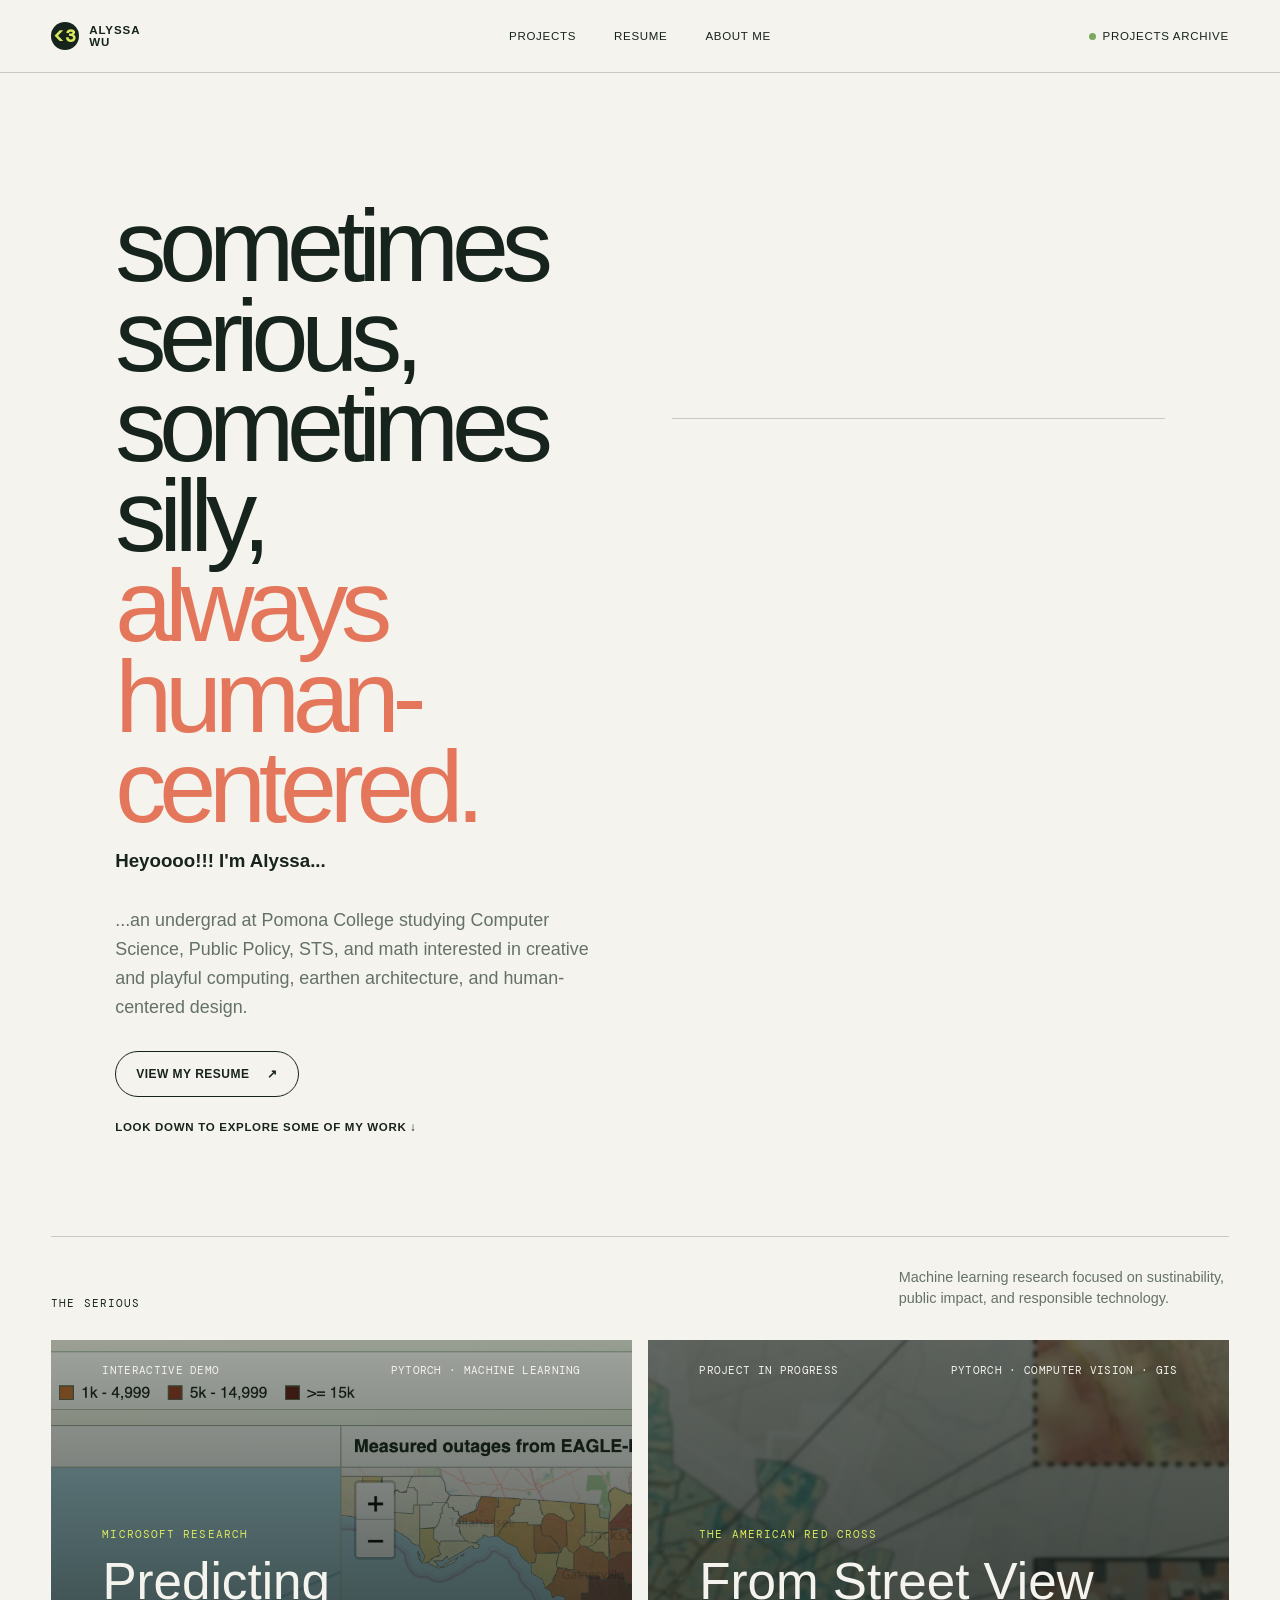
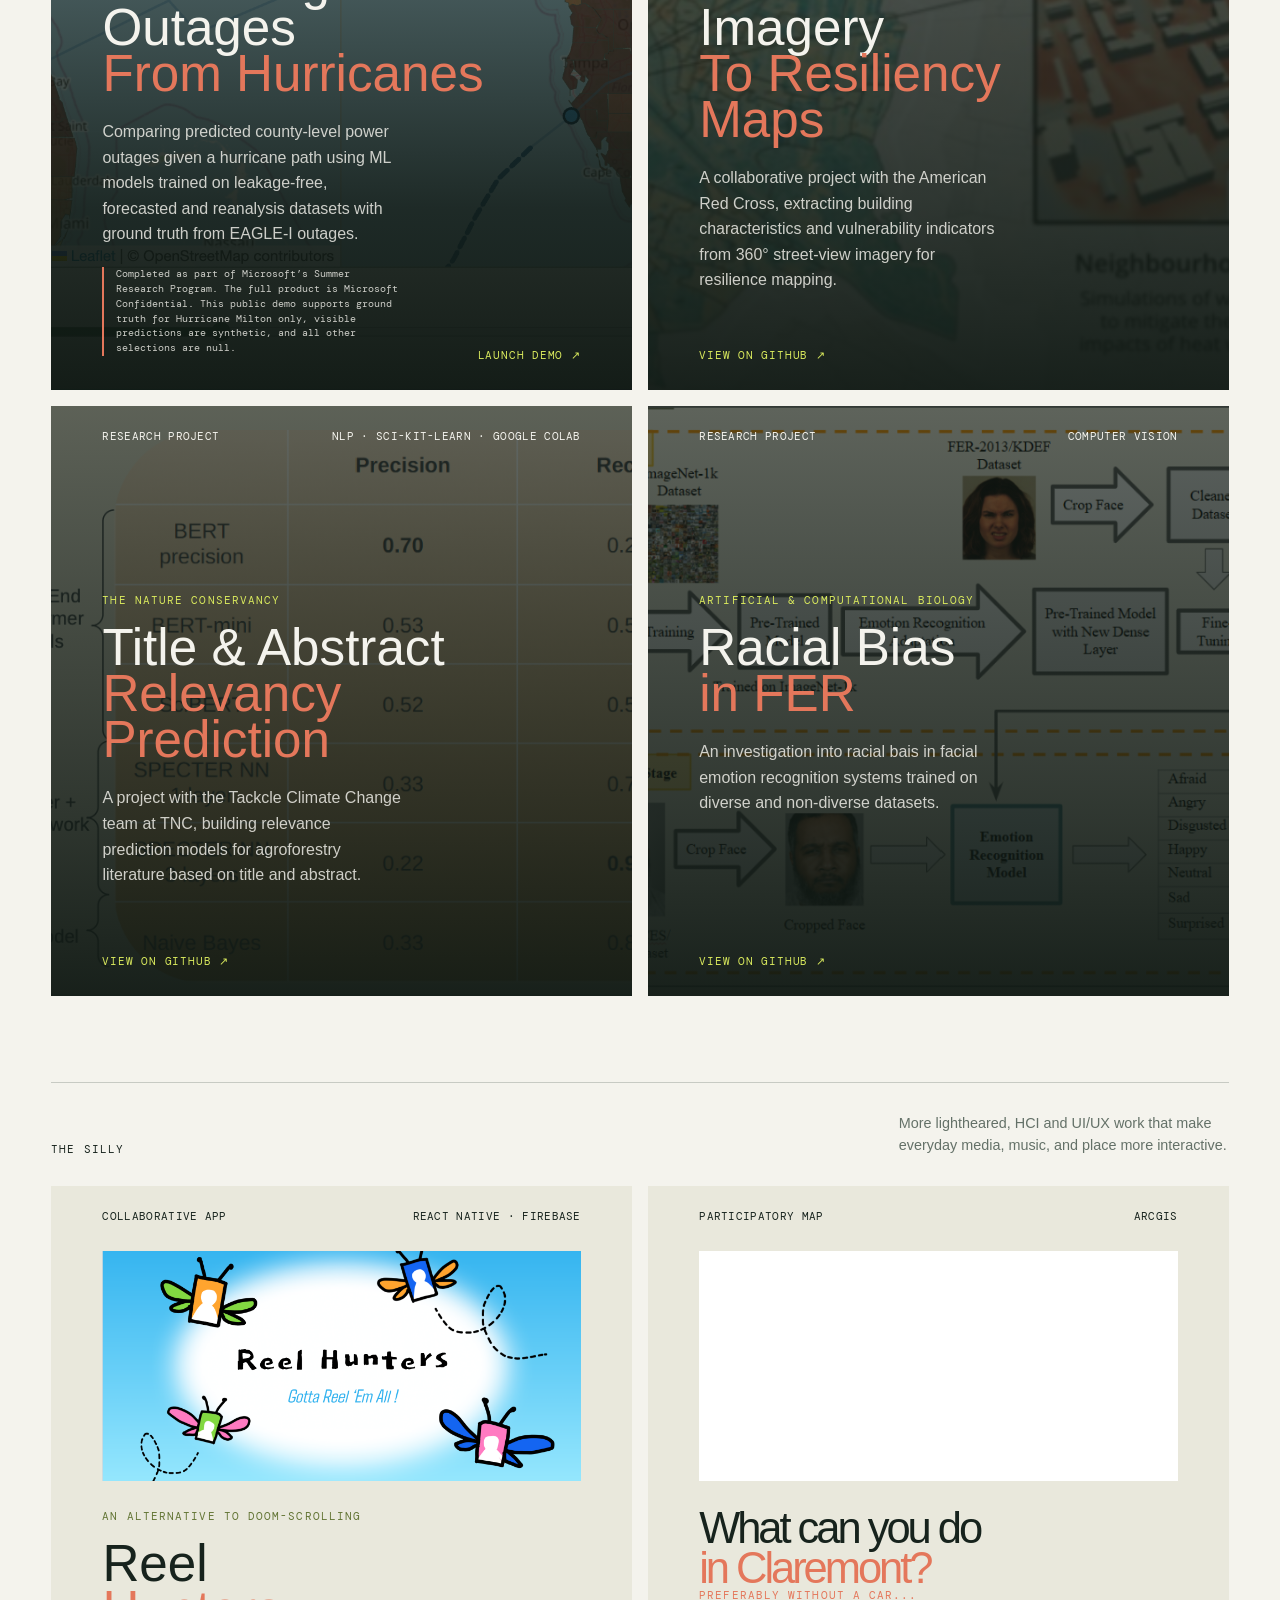
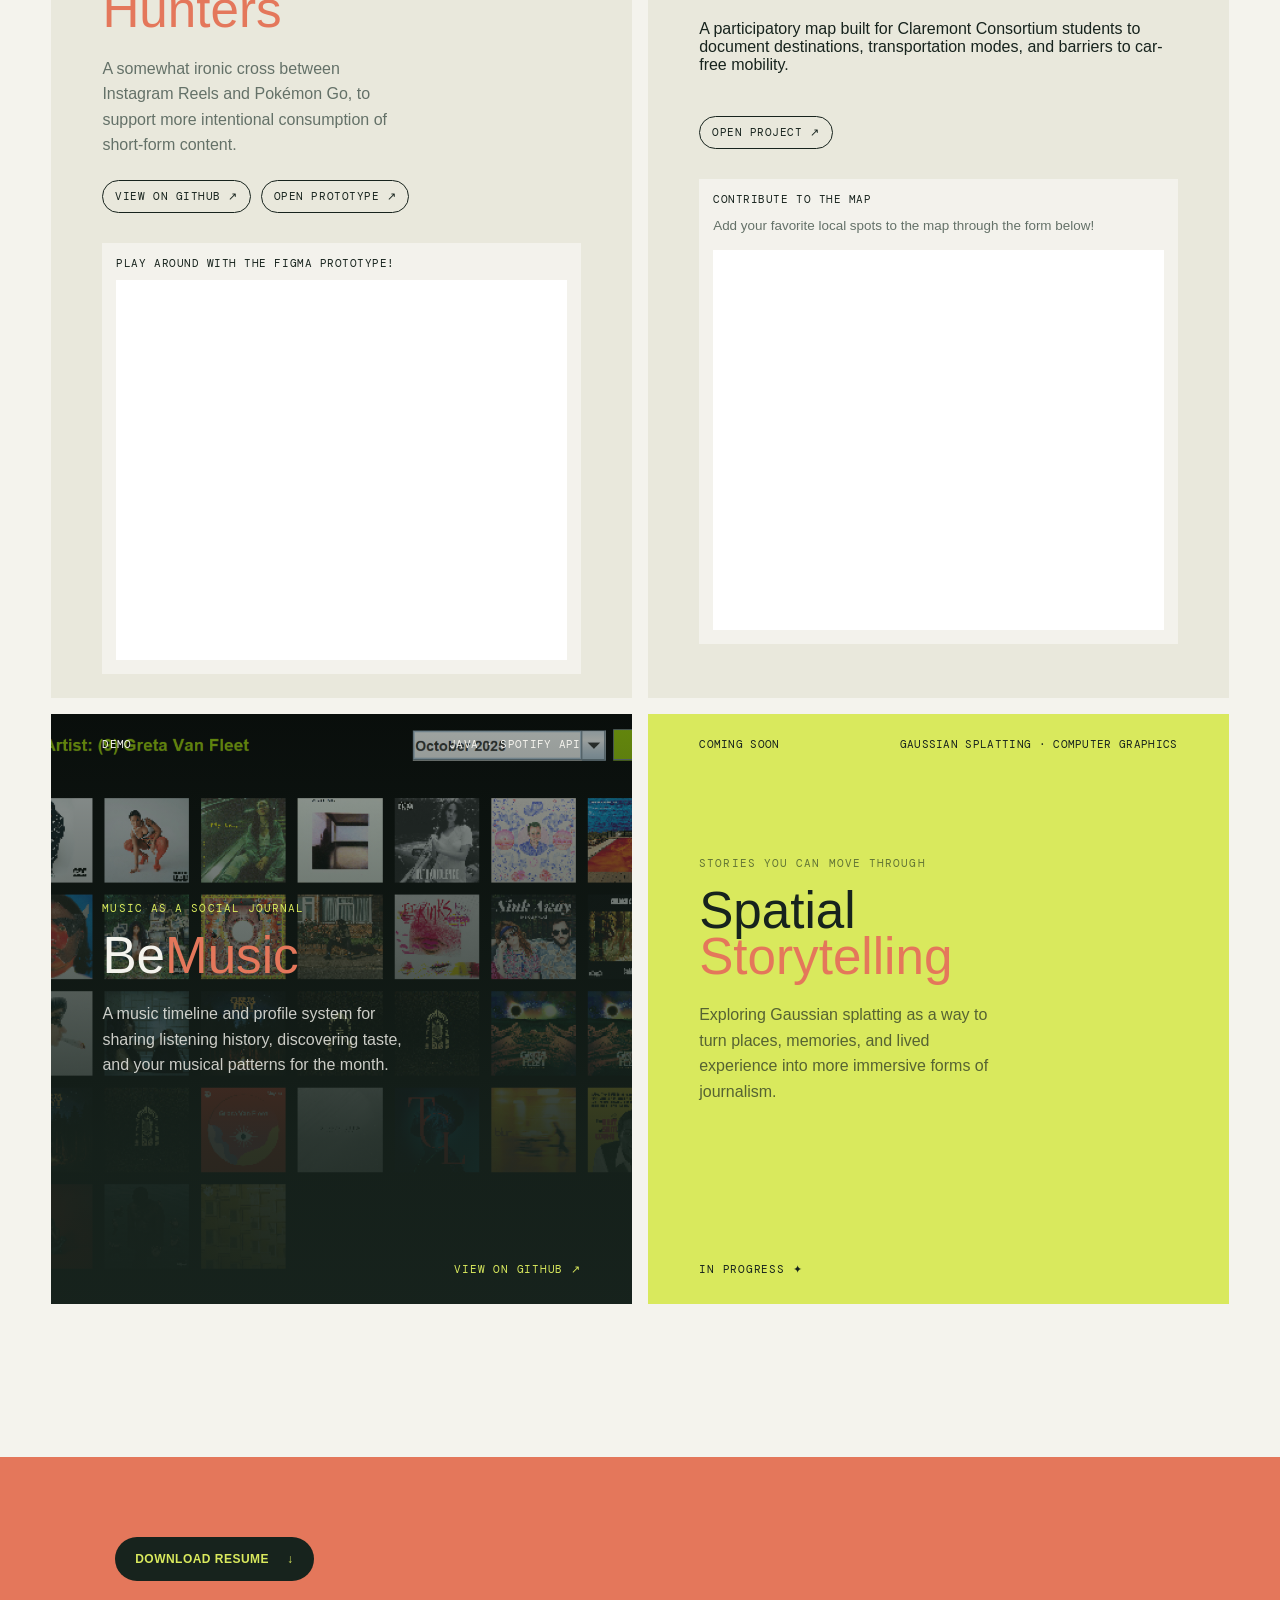
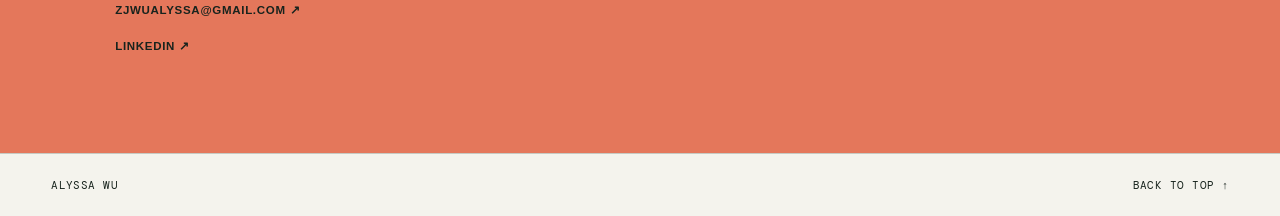
<file: site/index.html>
<!doctype html>
<html lang="en">
  <head>
    <meta charset="UTF-8" />
    <meta name="viewport" content="width=device-width, initial-scale=1.0" />
    <meta name="description" content="Alyssa Wu's portfolio" />
    <title>Alyssa Wu · Portfolio</title>
    <script type="module" src="https://js.arcgis.com/5.1/embeddable-components/"></script>
    <link rel="preconnect" href="https://fonts.googleapis.com" />
    <link rel="preconnect" href="https://fonts.gstatic.com" crossorigin />
    <link href="https://fonts.googleapis.com/css2?family=DM+Mono:wght@400;500&family=Manrope:wght@400;500;600;700;800&display=swap" rel="stylesheet" />
    <link rel="stylesheet" href="portfolio.css" />
  </head>
  <body>
    <!-- Site header: personal identity, page navigation, and availability status. -->
    <header class="site-header">
      <a class="wordmark" href="#top" aria-label="Alyssa Wu portfolio home">
        <span class="wordmark-mark" aria-hidden="true"><3</span>
        <span>Alyssa<br />Wu</span>
      </a>
      <nav aria-label="Primary navigation">
        <a href="#projects">Projects</a>
        <a href="assets/AlyssaWu_Resume.pdf" target="_blank" rel="noreferrer">Resume</a>
        <a href="personal.html">About Me</a>
      </nav>
      <span class="status"><span class="status-dot"></span>Projects archive</span>
    </header>

    <!-- Portfolio Intro -->
    <main id="top">
      <section class="hero">
        <div class="hero-copy">
            <h1>sometimes serious,<br />sometimes silly,<br /><em>always human-centered.</em></h1>
            <h3>Heyoooo!!! I'm Alyssa...</h3>
            <p class="hero-intro"> ...an undergrad at Pomona College studying Computer Science, Public Policy, STS, and math interested in creative and playful computing, earthen architecture, and human-centered design.</p>
          <div class="hero-actions">
              <a class="button button-secondary" href="assets/AlyssaWu_Resume.pdf">View my resume <span aria-hidden="true">↗</span></a>
            <a class="text-link" href="#projects">Look down to explore some of my work <span aria-hidden="true">↓</span></a>
          </div>
        </div>
        <div class="hero-index" aria-label="Portfolio index">
          <div class="hero-carousel" aria-label="Rotating portfolio previews">
            <img id="heroCarouselImage" src="assets/svg1.png" alt="Portfolio preview placeholder one" />
          </div>
        </div>
      </section>

   
      <!-- Project cards: featured work with live demos, prototypes, and repository links. -->
      <section class="feature-grid" id="projects" aria-label="Featured projects">
        <div class="project-group-label serious-label">
          <p class="eyebrow">The serious</p>
          <p>Machine learning research focused on sustinability, public impact, and responsible technology.</p>
        </div>
        <article class="feature-card feature-card-image feature-card-outage">
          <img src="assets/power-outage-viewer.png" alt="Hurricane Milton outage comparison viewer with two side-by-side maps" />
          <div class="image-card-overlay"></div>
          <div class="card-topline"><span>Interactive demo</span><span>PyTorch · Machine Learning</span></div>
          <div class="card-content image-card-content">
            <p class="card-kicker">Microsoft Research</p>
            <h3>Predicting Outages<br /><em>From Hurricanes</em></h3>
            <p>Comparing predicted county-level power outages given a hurricane path using ML models trained on leakage-free, forecasted and reanalysis datasets with ground truth from EAGLE-I outages.</p>
            <p class="project-caption">Completed as part of Microsoft’s Summer Research Program. The full product is Microsoft Confidential. This public demo supports ground truth for Hurricane Milton only, visible predictions are synthetic, and all other selections are null.</p>
          </div>
          <a class="card-link" href="storm_compare_site/" target="_blank" rel="noreferrer" >Launch demo <span aria-hidden="true">↗</span></a>
        </article>
        <article class="feature-card feature-card-image serious-card">
          <img src="assets/redcross.png" alt="Image for Red Cross project" />
          <div class="image-card-overlay"></div>
          <div class="card-topline"><span>Project in progress</span><span>PyTorch · Computer Vision · GIS</span></div>
          <div class="card-content image-card-content">
            <p class="card-kicker">The American Red Cross</p>
            <h3>From Street View Imagery<br /><em>To Resiliency Maps</em></h3>
            <p>A collaborative project with the American Red Cross, extracting building characteristics and vulnerability indicators from 360° street-view imagery for resilience mapping.
          </div>
          <a class="card-link" href="https://github.com/codethechangehmc/red-cross" target="_blank" rel="noreferrer">View on GitHub <span aria-hidden="true">↗</span></a>
        </article>
        <article class="feature-card feature-card-image serious-card">
          <img src="assets/tnc.png" alt="Image for The Nature Conservancy project" />
          <div class="image-card-overlay"></div>
          <div class="card-topline"><span>Research project</span><span>NLP · Sci-kit-learn · Google Colab</span></div>
          <div class="card-content image-card-content">
            <p class="card-kicker">The Nature Conservancy</p>
            <h3>Title & Abstract<br /><em>Relevancy Prediction</em></h3>
            <p>A project with the Tackcle Climate Change team at TNC, building relevance prediction models for agroforestry literature based on title and abstract.</p>
          </div>
          <a class="card-link" href="https://github.com/cia-group/tabforest" target="_blank" rel="noreferrer">View on GitHub <span aria-hidden="true">↗</span></a>
        </article>
        <article class="feature-card feature-card-image serious-card">
          <img src="assets/fer.png" alt="Image for Facial Bias Recognition project" />
          <div class="image-card-overlay"></div>
          <div class="card-topline"><span>Research project</span><span>Computer Vision</span></div>
          <div class="card-content image-card-content">
            <p class="card-kicker">Artificial & Computational Biology</p>
            <h3>Racial Bias<br /><em>in FER</em></h3>
            <p>An investigation into racial bais in facial emotion recognition systems trained on diverse and non-diverse datasets.</p>
          </div>
          <a class="card-link" href="https://github.com/aly-wu/computational-biological-vision-final-project" target="_blank" rel="noreferrer">View on GitHub <span aria-hidden="true">↗</span></a>
        </article>


        <div class="project-group-label silly-label">
          <p class="eyebrow">The silly</p>
          <p>More lightheared, HCI and UI/UX work that make everyday media, music, and place more interactive.</p>
        </div>
        <article class="feature-card feature-card-reel-combined" id="reel-hunters">
          <div class="card-topline"><span>Collaborative app</span><span>React Native · Firebase</span></div>
          <div class="reel-project-preview">
            <img src="assets/reelhunters.png" alt="Reel Hunters title screen and short-form video collection interface" />
          </div>
          <div class="card-content reel-card-content">
            <p class="card-kicker">An alternative to doom-scrolling</p>
            <h3>Reel<br /><em>Hunters</em></h3>
            <p>A somewhat ironic cross between Instagram Reels and Pokémon Go, to support more intentional consumption of short-form content.</p>
            <div class="project-actions">
              <a class="project-action" href="https://github.com/mivyer/gotta-reel-them-all" target="_blank" rel="noreferrer">View On GitHub <span aria-hidden="true">↗</span></a>
              <a class="project-action" href="https://embed.figma.com/proto/eIrmNW8mKbomurSVQwr6IK/gotta-reel-em-all-prototype?node-id=242-40&p=f&scaling=scale-down&content-scaling=fixed&page-id=0%3A1&starting-point-node-id=107%3A2&embed-host=share" target="_blank" rel="noreferrer">Open prototype <span aria-hidden="true">↗</span></a>
            </div>
          </div>
          <div class="reel-prototype-preview">
            <p class="prototype-label">Play around with the Figma prototype!</p>
            <iframe title="Reel Hunters Figma prototype" src="https://embed.figma.com/proto/eIrmNW8mKbomurSVQwr6IK/gotta-reel-em-all-prototype?node-id=242-40&p=f&scaling=scale-down&content-scaling=fixed&page-id=0%3A1&starting-point-node-id=107%3A2&embed-host=share" allowfullscreen></iframe>
          </div>
        </article>
        <article class="feature-card feature-card-claremont">
          <div class="card-topline"><span>Participatory map</span><span>ArcGIS</span></div>
          <div class="claremont-preview">
            <arcgis-embedded-map style="height:100%;width:100%;" item-id="4994a41b870a44a59b7ed9d6ef8fd92f" theme="light" heading-enabled legend-enabled share-enabled scroll-enabled time-zone-label-enabled center="-117.71703698950188,34.10069435685517" scale="36111.909643" portal-url="https://claremont.maps.arcgis.com"></arcgis-embedded-map>
          </div>
          <div class="claremont-card-footer">
            <div>
                <h3>What can you do<br /><em>in Claremont?</em></h3>
                <p class="card-kicker">preferably without a car...</p>
                <p>A participatory map built for Claremont Consortium students to document destinations, transportation modes, and barriers to car-free mobility.</p>
            </div>
            <a class="project-action project-action-dark" href="https://sites.google.com/view/mockuparcgisclass/home" target="_blank" rel="noreferrer">Open project <span aria-hidden="true">↗</span></a>
          </div>
          <div class="suggestions-panel">
            <p class="prototype-label">Contribute to the map</p>
            <p>Add your favorite local spots to the map through the form below!</p>
            <iframe title="Claremont suggestions form" src="https://survey123.arcgis.com/share/7655e9a360b64ecb88d0de461d01c871" loading="lazy"></iframe>
          </div>
        </article>
        <article class="feature-card feature-card-image feature-card-music">
          <img src="assets/bemusic.png" alt="BeMusic profile calendar showing album artwork and listening history" />
          <div class="image-card-overlay"></div>
          <div class="card-topline"><span>Demo</span><span>Java · Spotify API</span></div>
          <div class="card-content image-card-content">
            <p class="card-kicker">Music as a social journal</p>
            <h3>Be<em>Music</em></h3>
            <p>A music timeline and profile system for sharing listening history, discovering taste, and your musical patterns for the month.</p>
          </div>
          <a class="card-link" href="https://github.com/aly-wu/BeMusic" target="_blank" rel="noreferrer">View on GitHub <span aria-hidden="true">↗</span></a>
        </article>
        <article class="feature-card feature-card-light gaussian-card">
          <div class="card-topline"><span>Coming soon</span><span>Gaussian Splatting · Computer Graphics</span></div>
          <div class="card-content">
            <p class="card-kicker">Stories you can move through</p>
            <h3>Spatial<br /><em>Storytelling</em></h3>
            <p>Exploring Gaussian splatting as a way to turn places, memories, and lived experience into more immersive forms of journalism.</p>
            </div>
          <span class="card-link">In progress <span aria-hidden="true">✦</span></span>
        </article>
      </section>

      <!-- Resume, Email, and LinkedIn -->
      <section class="resume-section" id="resume">
        <div class="resume-row">
          <div class="resume-actions">
            <a class="button button-primary" href="assets/AlyssaWu_Resume.pdf">Download resume <span aria-hidden="true">↓</span></a>
            <a class="text-link" href="mailto:zjwualyssa@gmail.com">zjwualyssa@gmail.com <span aria-hidden="true">↗</span></a>
            <a class="text-link" href="https://www.linkedin.com/in/zjwualyssa/" target="_blank" rel="noreferrer">LinkedIn <span aria-hidden="true">↗</span></a>
          </div>
        </div>
      </section>
    </main>

    <!-- Footer: simple personal attribution and return navigation. -->
    <footer class="site-footer">
      <span>Alyssa Wu</span>
      <a href="#top">Back to top ↑</a>
    </footer>
    <script src="portfolio.js"></script>
  </body>
</html>
</file>
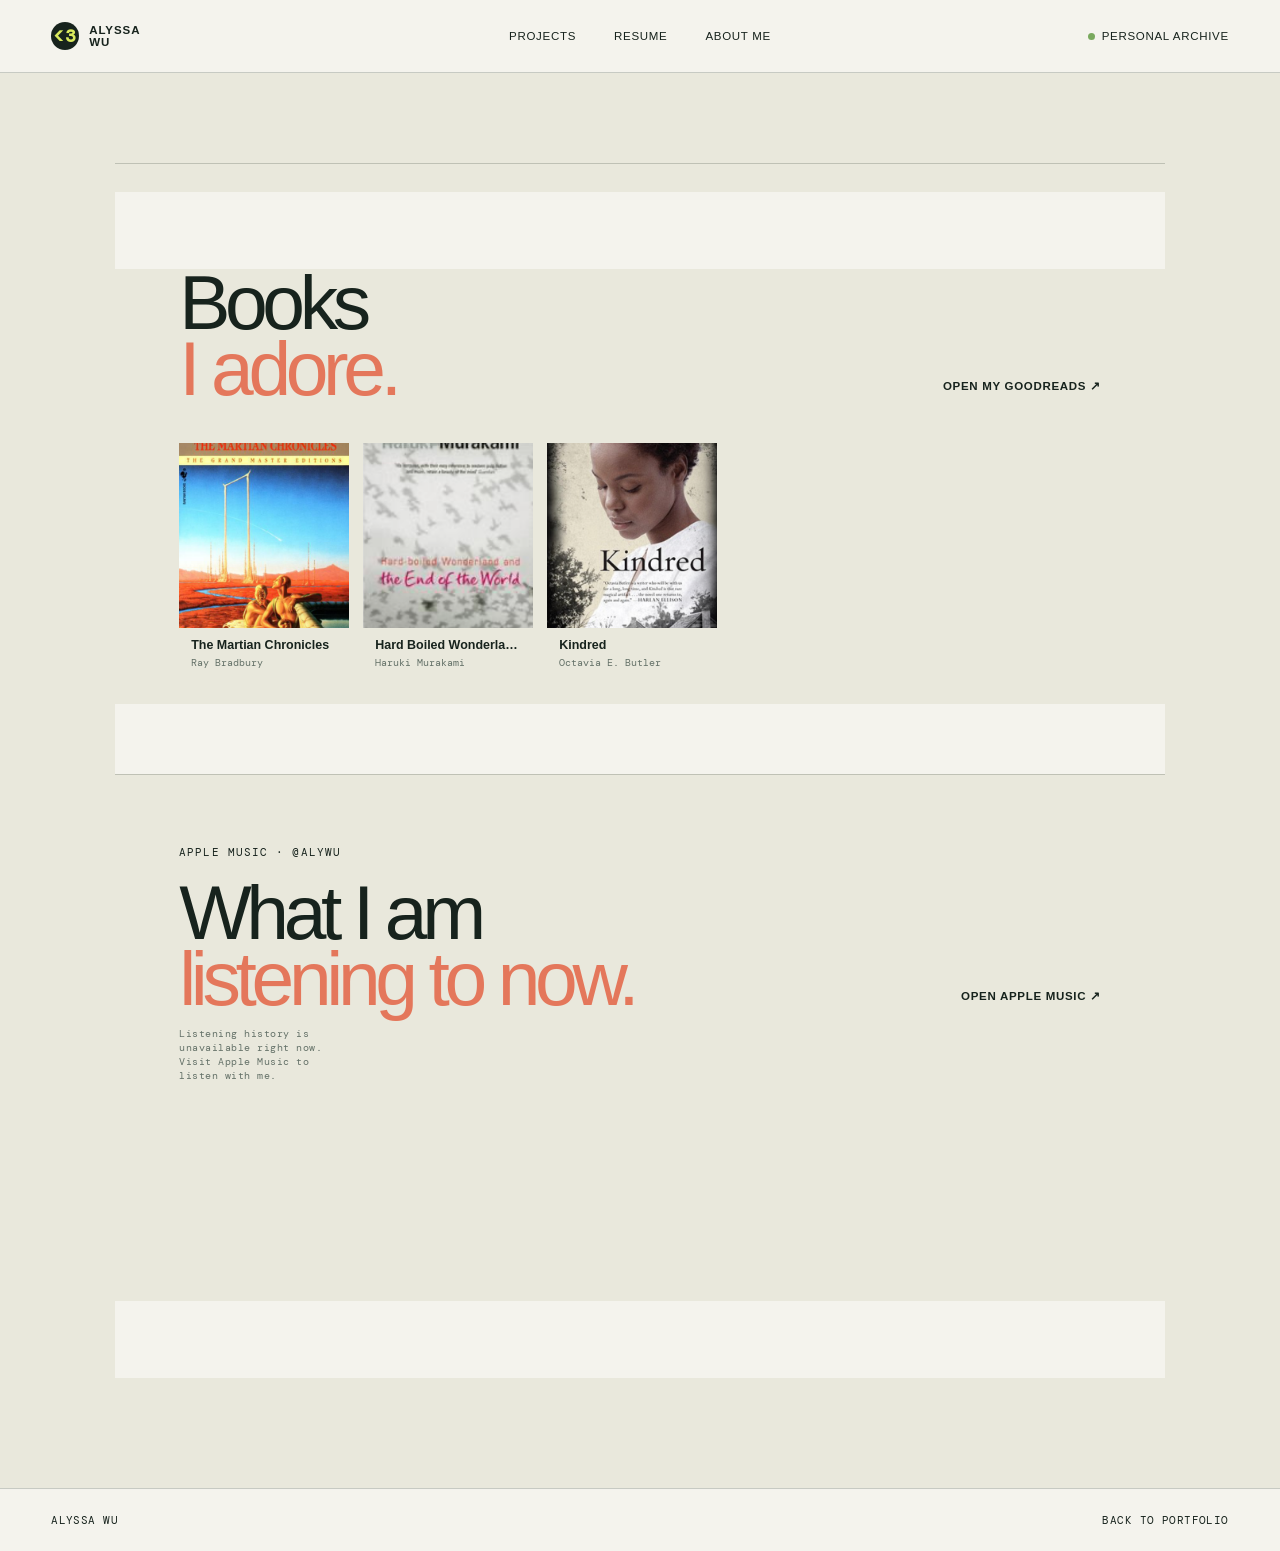
<file: site/personal.html>
<!doctype html>
<html lang="en">
  <head>
    <meta charset="UTF-8" />
    <meta name="viewport" content="width=device-width, initial-scale=1.0" />
    <meta name="description" content="Alyssa Wu's personal about me." />

    <link rel="preconnect" href="https://fonts.googleapis.com" />
    <link rel="preconnect" href="https://fonts.gstatic.com" crossorigin />
    <link href="https://fonts.googleapis.com/css2?family=DM+Mono:wght@400;500&family=Manrope:wght@400;500;600;700;800&display=swap" rel="stylesheet" />
    <link rel="stylesheet" href="portfolio.css" />
  </head>
  <body>
    <header class="site-header">
      <a class="wordmark" href="index.html#top" aria-label="Alyssa Wu portfolio home">
        <span class="wordmark-mark" aria-hidden="true"><3</span>
        <span>Alyssa<br />Wu</span>
      </a>
      <nav aria-label="Primary navigation">
        <a href="index.html#projects">Projects</a>
        <a href="index.html#resume">Resume</a>
        <a href="personal.html" aria-current="page">About Me</a>
      </nav>
      <span class="status"><span class="status-dot"></span>Personal archive</span>
    </header>

    <main>
      <section class="personal-section" id="personal" aria-labelledby="personal-title">
        <div class="personal-heading">
        </div>
        <div class="personal-media">
          <section class="media-section listening-section" aria-labelledby="reading-title">
            <div class="media-section-heading">
              <div>
                <h2 id="reading-title">Books<br /><em>I adore.</em></h2>
              </div>
              <a class="text-link" href="https://www.goodreads.com/user/show/77650673-alyssa-wu" target="_blank" rel="noreferrer">Open my Goodreads ↗</a>
            </div>
            <div class="reading-group">
              <div class="media-grid" id="favoriteBooks" aria-label="Favorite books"></div>
            </div>
          </section>
          <section class="media-section listening-section" aria-labelledby="listening-title">
            <div class="media-section-heading">
              <div>
                <p class="eyebrow">Apple Music · @alywu</p>
                <h2 id="listening-title">What I am<br /><em>listening to now.</em></h2>
              </div>
              <a class="text-link" href="https://music.apple.com/profile/alywu" target="_blank" rel="noreferrer">Open Apple Music ↗</a>
            </div>
            <div class="media-grid album-grid" id="listeningNow" aria-live="polite"><p class="goodreads-status">Loading your listening history...</p></div>
          </section>
        </div>
      </section>
    </main>
    <footer class="site-footer">
      <span>Alyssa Wu</span>
      <a href="index.html#top">Back to portfolio</a>
    </footer>
    <script src="personal.js"></script>
  </body>
</html>
</file>
<file: site/portfolio.css>
:root {
  --ink: #17231d;
  --muted: #647168;
  --paper: #f4f3ed;
  --cream: #e9e8dc;
  --lime: #d9e95d;
  --coral: #e4775b;
  --blue: #b8d8dc;
  --line: rgba(23, 35, 29, 0.2);
}

/* Base reset, typography, and page-level colors. */
* { box-sizing: border-box; }
html { scroll-behavior: smooth; }
body {
  margin: 0;
  color: var(--ink);
  background: var(--paper);
  font-family: "Bricolage Grotesque", sans-serif;
}
a { color: inherit; }

/* Header and personal wordmark. */
.site-header {
  align-items: center;
  border-bottom: 1px solid var(--line);
  display: grid;
  gap: 32px;
  grid-template-columns: 1fr auto 1fr;
  padding: 22px clamp(20px, 4vw, 64px);
}
.wordmark { align-items: center; display: inline-flex; font-size: 0.72rem; font-weight: 800; gap: 10px; letter-spacing: 0.08em; line-height: 1.05; text-decoration: none; text-transform: uppercase; }
.wordmark-mark { align-items: center; background: var(--ink); border-radius: 50%; color: var(--lime); display: inline-flex; font-family: "DM Mono", monospace; font-size: 1.1rem; height: 28px; justify-content: center; width: 28px; }
nav { display: flex; gap: clamp(16px, 3vw, 38px); }
nav a, .status, .text-link { font-size: 0.72rem; letter-spacing: 0.06em; text-decoration: none; text-transform: uppercase; }
nav a:hover, .text-link:hover, .card-link:hover { text-decoration: underline; text-underline-offset: 4px; }
.status { justify-self: end; }
.status-dot { background: #79a95e; border-radius: 50%; display: inline-block; height: 7px; margin-right: 7px; width: 7px; }

/* Hero introduction and decorative signal graphic. */
main { overflow: hidden; }
.hero { display: grid; gap: 5vw; grid-template-columns: minmax(0, 1fr) minmax(340px, 1fr); min-height: 700px; padding: clamp(70px, 10vw, 150px) clamp(20px, 9vw, 150px) clamp(64px, 8vw, 115px); }
.eyebrow, .card-kicker { font-family: "DM Mono", monospace; font-size: 0.68rem; letter-spacing: 0.1em; margin: 0 0 20px; text-transform: uppercase; }
.hero h1, .resume-row h2, .media-section-heading h2, .personal-heading h1, .card-content h3 { font-family: "Vina Sans", sans-serif; font-weight: 400; letter-spacing: 0; }
.hero h1 { font-size: clamp(3.8rem, 8vw, 8.8rem); font-weight: 400; letter-spacing: -0.07em; line-height: 0.88; margin: 0; max-width: 850px; }
em { color: var(--coral); font-style: normal; }
.hero-intro { color: var(--muted); font-size: clamp(1rem, 1.4vw, 1.25rem); line-height: 1.6; margin: 34px 0 30px; max-width: 500px; }
.hero-actions { align-items: center; display: flex; flex-wrap: wrap; gap: 24px; }
.button { border-radius: 999px; display: inline-flex; font-size: 0.75rem; font-weight: 700; gap: 18px; letter-spacing: 0.04em; padding: 15px 20px; text-decoration: none; text-transform: uppercase; }
.button-primary { background: var(--ink); color: var(--lime); }
.button-primary:hover { background: var(--coral); color: var(--ink); }
.button-secondary { border: 1px solid var(--ink); }
.button-secondary:hover { background: var(--lime); }
.text-link { color: var(--ink); font-weight: 700; }
.hero-index { align-self: end; border-top: 1px solid var(--line); padding-top: 15px; }
.hero-index-label { color: var(--muted); font-family: "DM Mono", monospace; font-size: 0.7rem; }
.hero-index p { font-size: 0.9rem; line-height: 1.5; margin: 28px 0 0; max-width: 190px; }
.hero-carousel { aspect-ratio: 3 / 4; margin: 42px auto 0; max-width: 560px; overflow: hidden; width: 100%; }
.hero-carousel img { display: block; height: 100%; object-fit: cover; opacity: 1; transition: opacity 300ms ease; width: 100%; }

/* Section introductions and featured project cards. */
.work-intro, .section-heading { align-items: end; border-top: 1px solid var(--line); display: flex; gap: 30px; justify-content: space-between; margin: 0 clamp(20px, 9vw, 150px); padding: 34px 0 48px; }
.work-intro h2, .section-heading h2 { font-size: clamp(2.5rem, 5vw, 5rem); font-weight: 500; letter-spacing: -0.06em; line-height: 0.92; margin: 0; }
.section-note, .section-heading > p { color: var(--muted); font-size: 0.95rem; line-height: 1.6; margin: 0; max-width: 300px; }
.feature-grid { display: grid; gap: 16px; grid-template-columns: 1fr 1fr; padding: 0 clamp(20px, 4vw, 64px) clamp(100px, 12vw, 170px); }
.project-group-label { align-items: end; border-top: 1px solid var(--line); display: flex; gap: 30px; grid-column: 1 / -1; justify-content: space-between; padding: 30px 0 14px; }
.project-group-label .eyebrow { margin: 0; }
.project-group-label > p:last-child { color: var(--muted); font-size: 0.9rem; line-height: 1.5; margin: 0; max-width: 330px; }
.silly-label { margin-top: 70px; }
.feature-card { min-height: 540px; overflow: hidden; padding: 24px clamp(24px, 4vw, 64px); position: relative; }
.feature-card-dark { background: var(--ink); color: var(--paper); }
.feature-card-light { background: var(--lime); }
.card-topline { display: flex; font-family: "DM Mono", monospace; font-size: 0.66rem; justify-content: space-between; letter-spacing: 0.03em; text-transform: uppercase; }
.card-content { max-width: 420px; padding-top: 105px; position: relative; z-index: 1; }
.card-kicker { color: var(--coral); margin-bottom: 18px; }
.feature-card-light .card-kicker { color: #637535; }
.card-content h3 { font-size: clamp(2.5rem, 4vw, 4.5rem); line-height: 0.9; margin: 0 0 22px; }
.card-content p:not(.card-kicker) { color: rgba(244, 243, 237, 0.72); line-height: 1.6; max-width: 300px; }
.project-caption { border-left: 2px solid var(--coral); color: rgba(244, 243, 237, 0.82) !important; font-family: "DM Mono", monospace; font-size: 0.62rem; line-height: 1.5 !important; margin-top: 20px; padding-left: 12px; }
.feature-card-light .card-content p:not(.card-kicker) { color: rgba(23, 35, 29, 0.68); }
.card-link { bottom: 28px; font-family: "DM Mono", monospace; font-size: 0.7rem; left: clamp(24px, 4vw, 64px); letter-spacing: 0.07em; position: absolute; text-decoration: none; text-transform: uppercase; }
.feature-card-image { color: var(--paper); min-height: 590px; }
.feature-card-image img, .image-card-overlay { height: 100%; inset: 0; object-fit: cover; position: absolute; width: 100%; }
.image-card-overlay { background: linear-gradient(180deg, rgba(15, 24, 19, 0.65), rgba(15, 24, 19, 0.86) 70%, rgba(15, 24, 19, 0.96)); }
.feature-card-music .image-card-overlay { background: linear-gradient(180deg, rgba(23, 35, 29, 0.4), rgba(23, 35, 29, 0.9) 72%, rgba(23, 35, 29, 0.98)); }
.feature-card-outage .image-card-overlay { background: linear-gradient(180deg, rgba(15, 24, 19, 0.38), rgba(15, 24, 19, 0.9) 72%, rgba(15, 24, 19, 0.98)); }
.feature-card-image .card-topline, .feature-card-image .card-content { position: relative; z-index: 1; }
.image-card-content { padding-top: 150px; }
.feature-card-image .card-kicker { color: var(--lime); }
.feature-card-image .card-content p:not(.card-kicker) { color: rgba(244, 243, 237, 0.82); }
.feature-card-image .card-link { color: var(--lime); }
.feature-card-outage .card-link, .feature-card-music .card-link { left: auto; right: clamp(24px, 4vw, 64px); }
.project-actions { bottom: 28px; display: flex; flex-wrap: wrap; gap: 10px; left: clamp(24px, 4vw, 64px); position: absolute; }
.project-action { border: 1px solid currentColor; border-radius: 999px; color: var(--lime); font-family: "DM Mono", monospace; font-size: 0.66rem; letter-spacing: 0.05em; padding: 9px 12px; text-decoration: none; text-transform: uppercase; }
.project-action:hover { background: var(--lime); color: var(--ink); }
.feature-card-outage, .feature-card-music, .feature-card-reel-combined, .serious-card { grid-column: auto; grid-row: auto; }
.feature-card-music { aspect-ratio: auto; min-height: 590px; }
.gaussian-card { min-height: 590px; }
.feature-card-reel-combined { background: var(--cream); color: var(--ink); min-height: 900px; }
.feature-card-prototype { background: var(--blue); min-height: 590px; padding-bottom: 28px; }
.prototype-card-frame { background: #fff; height: 360px; margin: 28px 0 0; overflow: hidden; position: relative; }
.prototype-card-frame iframe { border: 0; height: 100%; width: 100%; }
.prototype-card-footer { align-items: end; display: flex; justify-content: space-between; padding-top: 22px; }
.prototype-card-footer h3 { font-size: clamp(2rem, 3.4vw, 3.3rem); font-weight: 500; letter-spacing: -0.07em; line-height: 0.9; margin: 0; }
.prototype-card-footer .card-link { bottom: auto; left: auto; position: relative; }
.reel-prototype-preview { background: rgba(244, 243, 237, 0.96); margin: 30px 0 0; padding: 14px; position: relative; z-index: 1; }
.prototype-label { color: var(--ink); font-family: "DM Mono", monospace; font-size: 0.66rem; letter-spacing: 0.05em; margin: 0 0 10px; text-transform: uppercase; }
.reel-prototype-preview iframe { background: #fff; border: 0; display: block; height: 380px; width: 100%; }
.reel-project-preview { background: #fff; height: 230px; margin-top: 28px; overflow: hidden; position: relative; }
.reel-project-preview img { height: 100%; object-fit: cover; object-position: center; width: 100%; }
.reel-card-content { padding-top: 28px; }
.reel-card-content p:not(.card-kicker) { color: var(--muted); }
.reel-card-content .card-kicker { color: #637535; }
.reel-card-content .project-actions { bottom: auto; left: auto; margin-top: 22px; position: relative; }
.reel-card-content .project-action { color: var(--ink); }
.reel-card-content .project-action:hover { background: var(--ink); color: var(--lime); }
.feature-card-claremont { background: var(--cream); min-height: 900px; padding-bottom: 28px; }
.claremont-preview { background: #fff; height: 230px; margin-top: 28px; overflow: hidden; position: relative; }
.claremont-preview arcgis-embedded-map { display: block; height: 100%; }
.suggestions-panel { background: rgba(244, 243, 237, 0.96); margin-top: 30px; padding: 14px; position: relative; }
.suggestions-panel .prototype-label { margin-bottom: 10px; }
.suggestions-panel > p:not(.prototype-label) { color: var(--muted); font-size: 0.84rem; line-height: 1.5; margin: 0 0 14px; }
.suggestions-panel iframe { background: #fff; border: 0; display: block; height: 380px; width: 100%; }
.claremont-card-footer { align-items: flex-start; display: flex; flex-direction: column; gap: 22px; padding-top: 28px; }
.claremont-card-content { max-width: 420px; padding-top: 0; }
.claremont-card-footer h3 { font-size: clamp(2rem, 3.4vw, 3.3rem); font-weight: 500; letter-spacing: -0.07em; line-height: 0.9; margin: 0; }
.project-action-dark { color: var(--ink); margin-top: 4px; white-space: nowrap; }
.project-action-dark:hover { background: var(--ink); color: var(--lime); }
.mini-map { border: 1px solid rgba(244, 243, 237, 0.22); border-radius: 50%; bottom: -85px; height: 310px; position: absolute; right: -35px; width: 310px; }
.mini-map span { border: 1px solid rgba(217, 233, 93, 0.5); border-radius: 50%; height: 72%; left: 14%; position: absolute; top: 14%; width: 72%; }
.mini-map span:nth-child(2) { height: 44%; left: 28%; top: 28%; width: 44%; }
.mini-map span:nth-child(3) { background: var(--coral); border: 0; height: 12px; left: 48%; top: 48%; width: 12px; }
.mini-map span:nth-child(4) { border-radius: 0; border-width: 0 1px; height: 100%; left: 50%; top: 0; width: 0; }
.mini-map span:nth-child(5) { border-radius: 0; border-width: 1px 0; height: 0; left: 0; top: 50%; width: 100%; }
.pulse-bars { align-items: end; bottom: 0; display: flex; gap: 9px; height: 230px; position: absolute; right: 11%; transform: rotate(-13deg); }
.pulse-bars i { background: var(--coral); display: block; height: 45%; width: 13px; }
.pulse-bars i:nth-child(2) { height: 76%; }.pulse-bars i:nth-child(3) { height: 36%; }.pulse-bars i:nth-child(4) { height: 92%; }.pulse-bars i:nth-child(5) { height: 54%; }.pulse-bars i:nth-child(6) { height: 68%; }.pulse-bars i:nth-child(7) { height: 30%; }.pulse-bars i:nth-child(8) { height: 82%; }

/* Embedded ArcGIS map and Figma prototype sections. */
.embed-section { padding: 0 0 clamp(100px, 12vw, 170px); }
.embed-frame { background: white; margin: 0 clamp(20px, 4vw, 64px); overflow: hidden; }
.arcgis-frame { min-height: 600px; }
.arcgis-frame arcgis-embedded-map { display: block; }
.figma-frame { aspect-ratio: 16 / 9; border: 1px solid var(--line); }
.figma-frame iframe { border: 0; height: 100%; width: 100%; }
.prototype-section { background: var(--blue); padding-top: 1px; }
.prototype-section .section-heading { border-color: rgba(23, 35, 29, 0.35); }
.resume-section { background: var(--coral); padding: 80px clamp(20px, 9vw, 150px) 100px; }
.resume-section > .eyebrow { border-top: 1px solid rgba(23, 35, 29, 0.35); padding-top: 24px; }
.resume-row { align-items: end; display: flex; gap: 30px; justify-content: space-between; }
.resume-row h2 { font-size: clamp(2.8rem, 6vw, 6rem); font-weight: 500; letter-spacing: -0.07em; line-height: 0.88; margin: 20px 0; }
.resume-row p { line-height: 1.6; max-width: 360px; }
.resume-actions { align-items: flex-start; display: flex; flex-direction: column; gap: 22px; }
.site-footer { border-top: 1px solid var(--line); display: flex; font-family: "DM Mono", monospace; font-size: 0.68rem; justify-content: space-between; letter-spacing: 0.04em; padding: 24px clamp(20px, 4vw, 64px); text-transform: uppercase; }
.site-footer a { text-decoration: none; }
.site-footer a:hover { text-decoration: underline; text-underline-offset: 4px; }

/* Mobile layout adjustments. */
@media (max-width: 760px) {
  .site-header { grid-template-columns: 1fr auto; }
  nav { display: none; }
  .status { font-size: 0.62rem; }
  .hero { grid-template-columns: 1fr; min-height: auto; padding-top: 80px; }
  .hero-index { margin-top: 40px; }
  .hero-carousel { aspect-ratio: 3 / 4; margin-top: 25px; max-width: 360px; }
  .work-intro, .section-heading { align-items: start; flex-direction: column; margin-left: 20px; margin-right: 20px; }
  .feature-grid { grid-template-columns: 1fr; }
  .project-group-label { align-items: start; flex-direction: column; gap: 12px; }
  .silly-label { margin-top: 40px; }
  .feature-card-outage, .feature-card-music, .feature-card-reel-combined, .feature-card-prototype, .serious-card { grid-column: auto; grid-row: auto; }
  .feature-card { min-height: 500px; }
  .feature-card-image { min-height: 530px; }
  .feature-card-music { aspect-ratio: auto; min-height: 530px; }
  .gaussian-card { min-height: 530px; }
  .feature-card-reel-combined { min-height: 860px; }
  .claremont-card-footer { align-items: start; flex-direction: column; }
  .claremont-preview { height: 210px; }
  .suggestions-panel iframe { height: 460px; }
  .reel-prototype-preview iframe { height: 360px; }
  .reel-project-preview { height: 210px; }
  .arcgis-frame { min-height: 430px; }
  .arcgis-frame arcgis-embedded-map { height: 430px !important; }
  .site-footer { flex-wrap: wrap; gap: 14px; }
  .resume-row { align-items: start; flex-direction: column; }
}

/* Personal room: same portfolio palette and type, with a quieter interactive corner. */
.personal-section { background: var(--cream); min-height: 820px; overflow: hidden; padding: 90px clamp(20px, 9vw, 150px) 110px; position: relative; }
.personal-heading { align-items: end; border-top: 1px solid var(--line); display: flex; justify-content: space-between; padding-top: 28px; position: relative; z-index: 5; }
.personal-heading h2 { font-size: clamp(3rem, 7vw, 7rem); font-weight: 500; letter-spacing: -0.07em; line-height: 0.84; margin: 0; }
.personal-heading-note { max-width: 285px; }
.personal-heading-note p { color: var(--muted); line-height: 1.6; margin: 0 0 18px; }
.personal-object-label, .goodreads-status, .personal-book-note { color: var(--muted); font-family: "DM Mono", monospace; font-size: .63rem; letter-spacing: .05em; line-height: 1.4; margin: 12px 0 0; text-transform: uppercase; }
.personal-table { align-items: end; bottom: 25%; display: flex; gap: clamp(30px, 7vw, 100px); left: 34%; position: absolute; z-index: 4; }
.personal-bookshelf { min-width: min(420px, 34vw); }
.personal-book-row { align-items: end; display: flex; gap: 5px; height: 170px; margin-top: 18px; }
.personal-book { background: var(--book-color, var(--coral)); box-shadow: 5px 4px 0 rgba(23, 35, 29, .18); display: flex; height: 150px; overflow: hidden; position: relative; text-decoration: none; transition: transform 160ms ease; width: clamp(28px, 3vw, 43px); }
.personal-book:hover { transform: translateY(-8px); z-index: 2; }
.personal-book img { height: 100%; object-fit: cover; width: 100%; }
.personal-book span { color: rgba(244, 243, 237, .88); font: .6rem "DM Mono", monospace; left: 50%; max-height: 90%; overflow: hidden; position: absolute; text-align: center; text-overflow: ellipsis; top: 50%; transform: translate(-50%, -50%); writing-mode: vertical-rl; }
.personal-book-1 { --book-color: #a95f58; }
.personal-book-2 { --book-color: #3d6371; height: 135px; }
.personal-book-3 { --book-color: #c08a48; height: 160px; }
.personal-book-4 { --book-color: #586c4c; height: 142px; }
.goodreads-status { max-width: 220px; text-transform: none; }
.personal-book-note { margin-top: 18px; }
.personal-book-note a { color: var(--ink); font-weight: 700; }
.personal-record { aspect-ratio: 3 / 4; background: linear-gradient(160deg, #3a2b43, #1a1420); border: 1px solid rgba(255, 255, 255, .1); border-radius: 16px; box-shadow: 0 26px 40px rgba(0, 0, 0, .4), inset 0 1px 0 rgba(255, 255, 255, .08); color: var(--paper); cursor: pointer; height: 305px; padding: 20px; position: relative; transform: translateY(4px); width: 215px; }
.personal-record:hover { transform: translateY(-3px); }
.personal-player-topline, .personal-track-artist, .personal-player-hint { font-family: "DM Mono", monospace; position: absolute; }
.personal-player-topline { color: var(--lime); font-size: .62rem; left: 20px; letter-spacing: .08em; text-transform: uppercase; top: 18px; }
.personal-vinyl { animation: personal-spin 5s linear infinite paused; background: repeating-radial-gradient(circle at center, #0c0c0e 0 2px, #17171b 2px 4px); border-radius: 50%; box-shadow: 0 10px 24px rgba(0, 0, 0, .6), inset 0 0 30px rgba(0, 0, 0, .8); display: block; height: 64%; left: 50%; position: absolute; top: 13%; transform: translateX(-50%); width: 64%; }
.personal-record.is-playing .personal-vinyl { animation-play-state: running; }
.personal-vinyl span { align-items: center; background: var(--coral); border: 5px solid var(--ink); border-radius: 50%; box-shadow: 0 0 0 2px rgba(0, 0, 0, .4), inset 0 0 12px rgba(0, 0, 0, .3); display: flex; height: 36%; justify-content: center; left: 32%; position: absolute; top: 32%; width: 36%; }
.personal-tonearm { background: linear-gradient(90deg, #d8d3e0, #9a94a8); border-radius: 3px; height: 4px; position: absolute; right: 20%; top: 28%; transform: rotate(38deg); transform-origin: right; width: 38%; }
.personal-tonearm::before { background: #b9b3c4; border-radius: 50%; box-shadow: 0 0 4px rgba(0, 0, 0, .6); content: ""; height: 14px; position: absolute; right: -5px; top: -5px; width: 14px; }
.personal-track-title, .personal-track-artist, .personal-player-hint { display: block; left: 20px; position: absolute; text-align: left; }
.personal-track-title { bottom: 43px; font-size: 1rem; }
.personal-track-artist { bottom: 25px; color: var(--muted); font-size: .62rem; }
.personal-player-hint { bottom: 7px; color: rgba(244,243,237,.5); font: .52rem "DM Mono", monospace; right: 20px; text-transform: uppercase; }
.personal-player-label { bottom: -38px; left: 0; position: absolute; }
.personal-table-edge { background: var(--ink); border-top: 2px solid var(--lime); bottom: 23%; height: 26px; left: 0; position: absolute; right: 0; z-index: 3; }
.personal-table-edge::before, .personal-table-edge::after { background: var(--ink); bottom: auto; content: ""; height: 170px; position: absolute; top: 100%; width: 22px; }
.personal-table-edge::before { left: 8%; }
.personal-table-edge::after { right: 10%; }
.personal-light-remote { background: var(--ink); box-shadow: 8px 8px 0 var(--coral); color: var(--paper); padding: 14px; position: absolute; right: clamp(20px, 4vw, 64px); top: 180px; width: 185px; z-index: 6; }
.personal-light-remote p { color: var(--lime); font: .65rem "DM Mono", monospace; margin: 0 0 10px; text-transform: uppercase; }
.personal-light-remote button { background: transparent; border: 1px solid var(--lime); color: var(--paper); cursor: pointer; font: .58rem "DM Mono", monospace; margin-right: 4px; padding: 5px 6px; text-transform: uppercase; }
.personal-light-remote button:hover { background: var(--lime); color: var(--ink); }
.personal-light-remote label { color: var(--muted); display: block; font: .58rem "DM Mono", monospace; margin-top: 12px; text-transform: uppercase; }
.personal-light-remote input { accent-color: var(--lime); margin-top: 8px; width: 100%; }
@keyframes personal-spin { to { transform: translateX(-50%) rotate(360deg); } }
@media (max-width: 760px) {
  .personal-heading { align-items: start; flex-direction: column; gap: 25px; }
  .personal-table { bottom: 105px; gap: 18px; left: 20px; right: 20px; }
  .personal-bookshelf { min-width: 0; }
  .personal-book-row { height: 120px; }
  .personal-book { height: 108px; width: 28px; }
  .personal-book-2 { height: 98px; }
  .personal-book-3 { height: 114px; }
  .personal-book-4 { height: 104px; }
  .personal-record { flex: 0 0 150px; height: 235px; padding: 12px; width: 150px; }
  .personal-player-topline { left: 12px; }
  .personal-track-title, .personal-track-artist { left: 12px; }
  .personal-light-remote { bottom: 20px; left: 20px; right: 20px; top: auto; width: auto; }
  .personal-table-edge { bottom: 90px; }
}

/* Personal media shelves: horizontal cover grids replace the old room furniture. */
.personal-media { background: var(--paper); padding: clamp(40px, 6vw, 80px) clamp(20px, 5vw, 72px); }
.media-section + .media-section { border-top: 1px solid var(--line); margin-top: 70px; padding-top: 70px; }
.media-section-heading { align-items: end; display: flex; justify-content: space-between; }
.media-section-heading h2 { font-size: clamp(2.8rem, 6vw, 6rem); font-weight: 500; letter-spacing: -0.07em; line-height: 0.86; margin: 0; }
.media-section-heading .text-link { margin-bottom: 8px; }
.reading-group { margin-top: 38px; }
.reading-group + .reading-group { margin-top: 46px; }
.media-label { border-top: 1px solid var(--line); color: var(--muted); font: .68rem "DM Mono", monospace; letter-spacing: .08em; margin: 0 0 16px; padding-top: 12px; text-transform: uppercase; }
.media-grid { display: grid; gap: 14px; grid-auto-columns: minmax(130px, 170px); grid-auto-flow: column; grid-template-rows: 245px; min-height: 245px; overflow-x: auto; padding: 4px 4px 16px 0; }
.media-card { background: transparent; color: var(--ink); display: flex; flex-direction: column; min-width: 0; overflow: hidden; position: relative; text-decoration: none; transition: transform 160ms ease, box-shadow 160ms ease; }
.media-card:hover { box-shadow: 6px 6px 0 var(--lime); transform: translateY(-6px); }
.media-card img { background: var(--blue); height: 185px; object-fit: cover; width: 100%; }
.media-card:not(:has(img))::before { background: var(--card-color, var(--coral)); content: ""; display: block; height: 185px; }
.media-card strong, .media-card span { overflow: hidden; padding: 10px 12px 0; text-overflow: ellipsis; white-space: nowrap; }
.media-card strong { font-size: .78rem; }
.media-card span { color: var(--muted); font: .62rem "DM Mono", monospace; padding-top: 4px; }
.media-card-1 { --card-color: var(--coral); }
.media-card-2 { --card-color: var(--blue); }
.media-card-3 { --card-color: var(--lime); }
.media-card-4 { --card-color: #c08a48; }
.listening-section { background: var(--cream); margin-left: calc(clamp(20px, 5vw, 72px) * -1); margin-right: calc(clamp(20px, 5vw, 72px) * -1); padding-left: clamp(20px, 5vw, 72px); padding-right: clamp(20px, 5vw, 72px); }
.album-grid { grid-template-rows: 270px; min-height: 270px; }
.album-grid .media-card img, .album-grid .media-card:not(:has(img))::before { height: 210px; }
@media (max-width: 760px) {
  .media-section-heading { align-items: start; flex-direction: column; gap: 20px; }
  .media-section-heading h2 { font-size: clamp(2.6rem, 13vw, 4rem); }
  .media-grid { grid-auto-columns: 130px; grid-template-rows: 225px; min-height: 225px; }
  .media-card img, .media-card:not(:has(img))::before { height: 165px; }
  .album-grid { grid-template-rows: 250px; min-height: 250px; }
  .album-grid .media-card img, .album-grid .media-card:not(:has(img))::before { height: 190px; }
}
</file>
